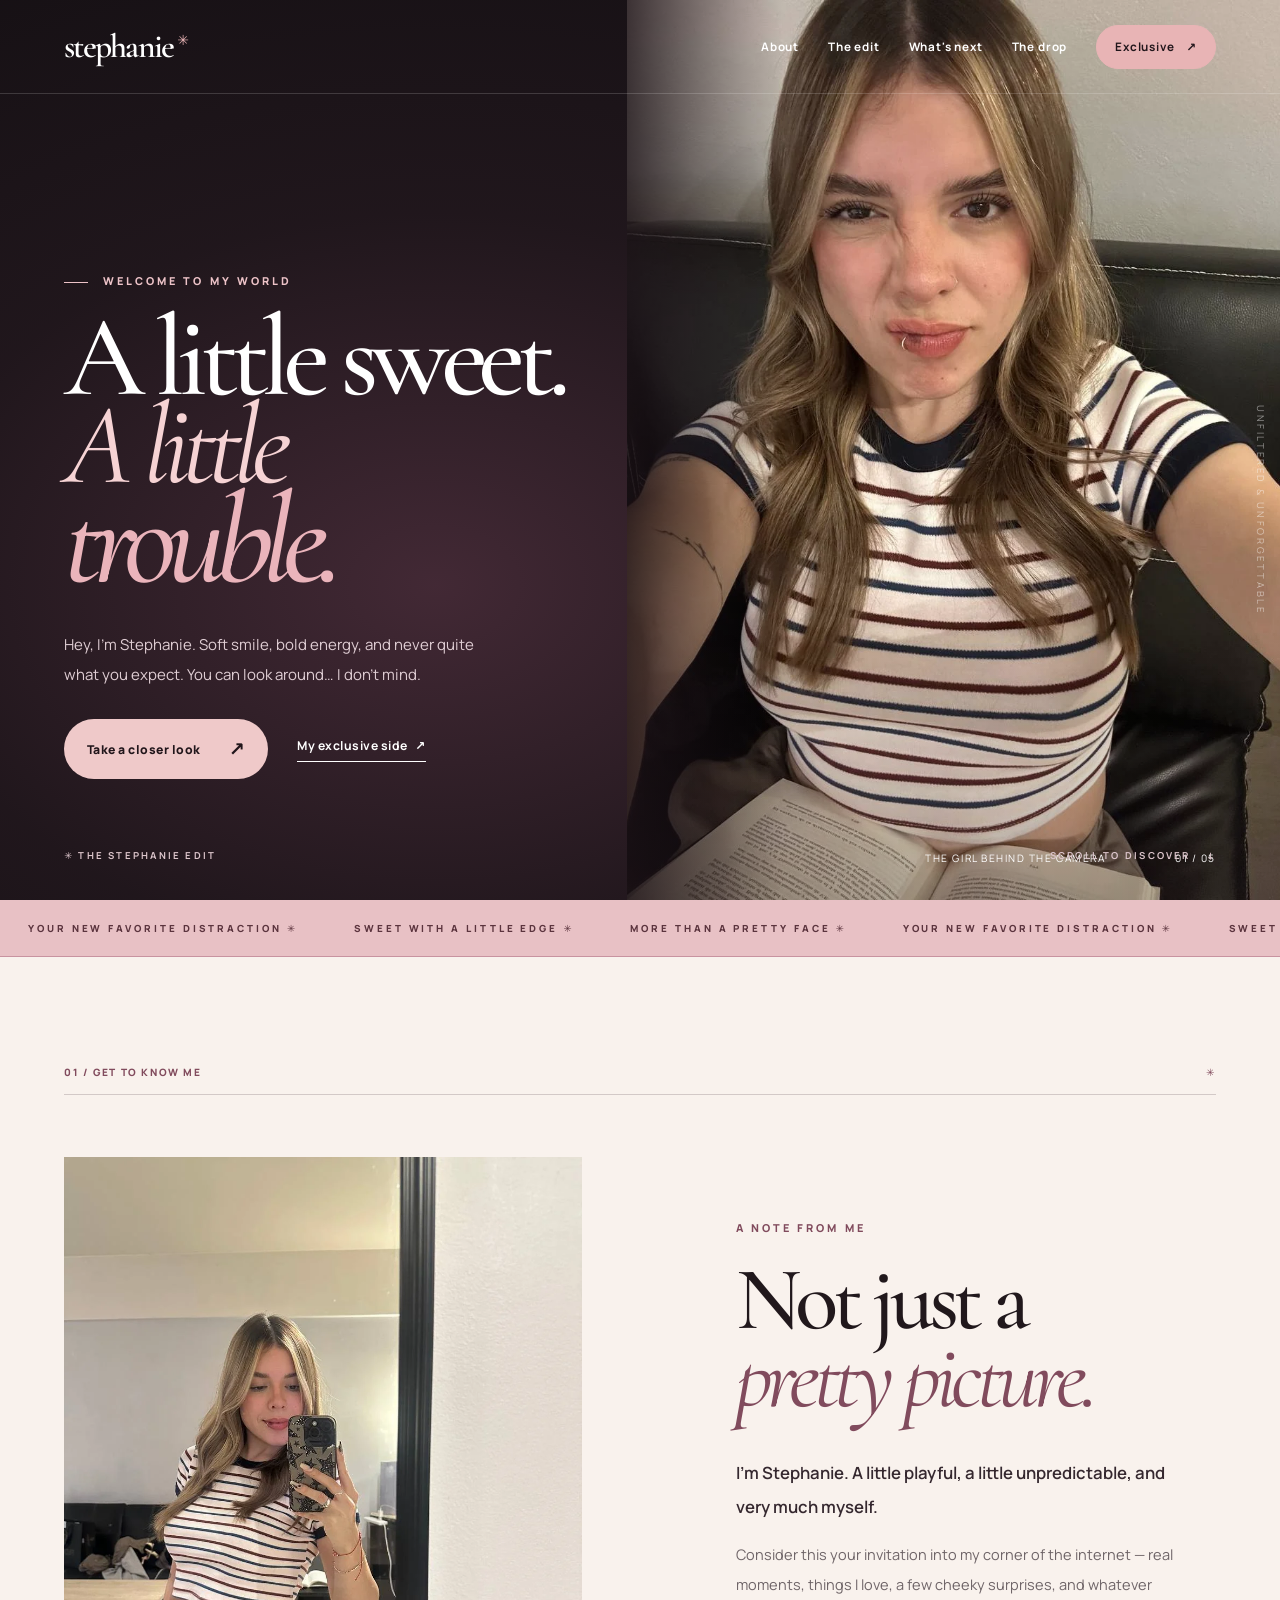
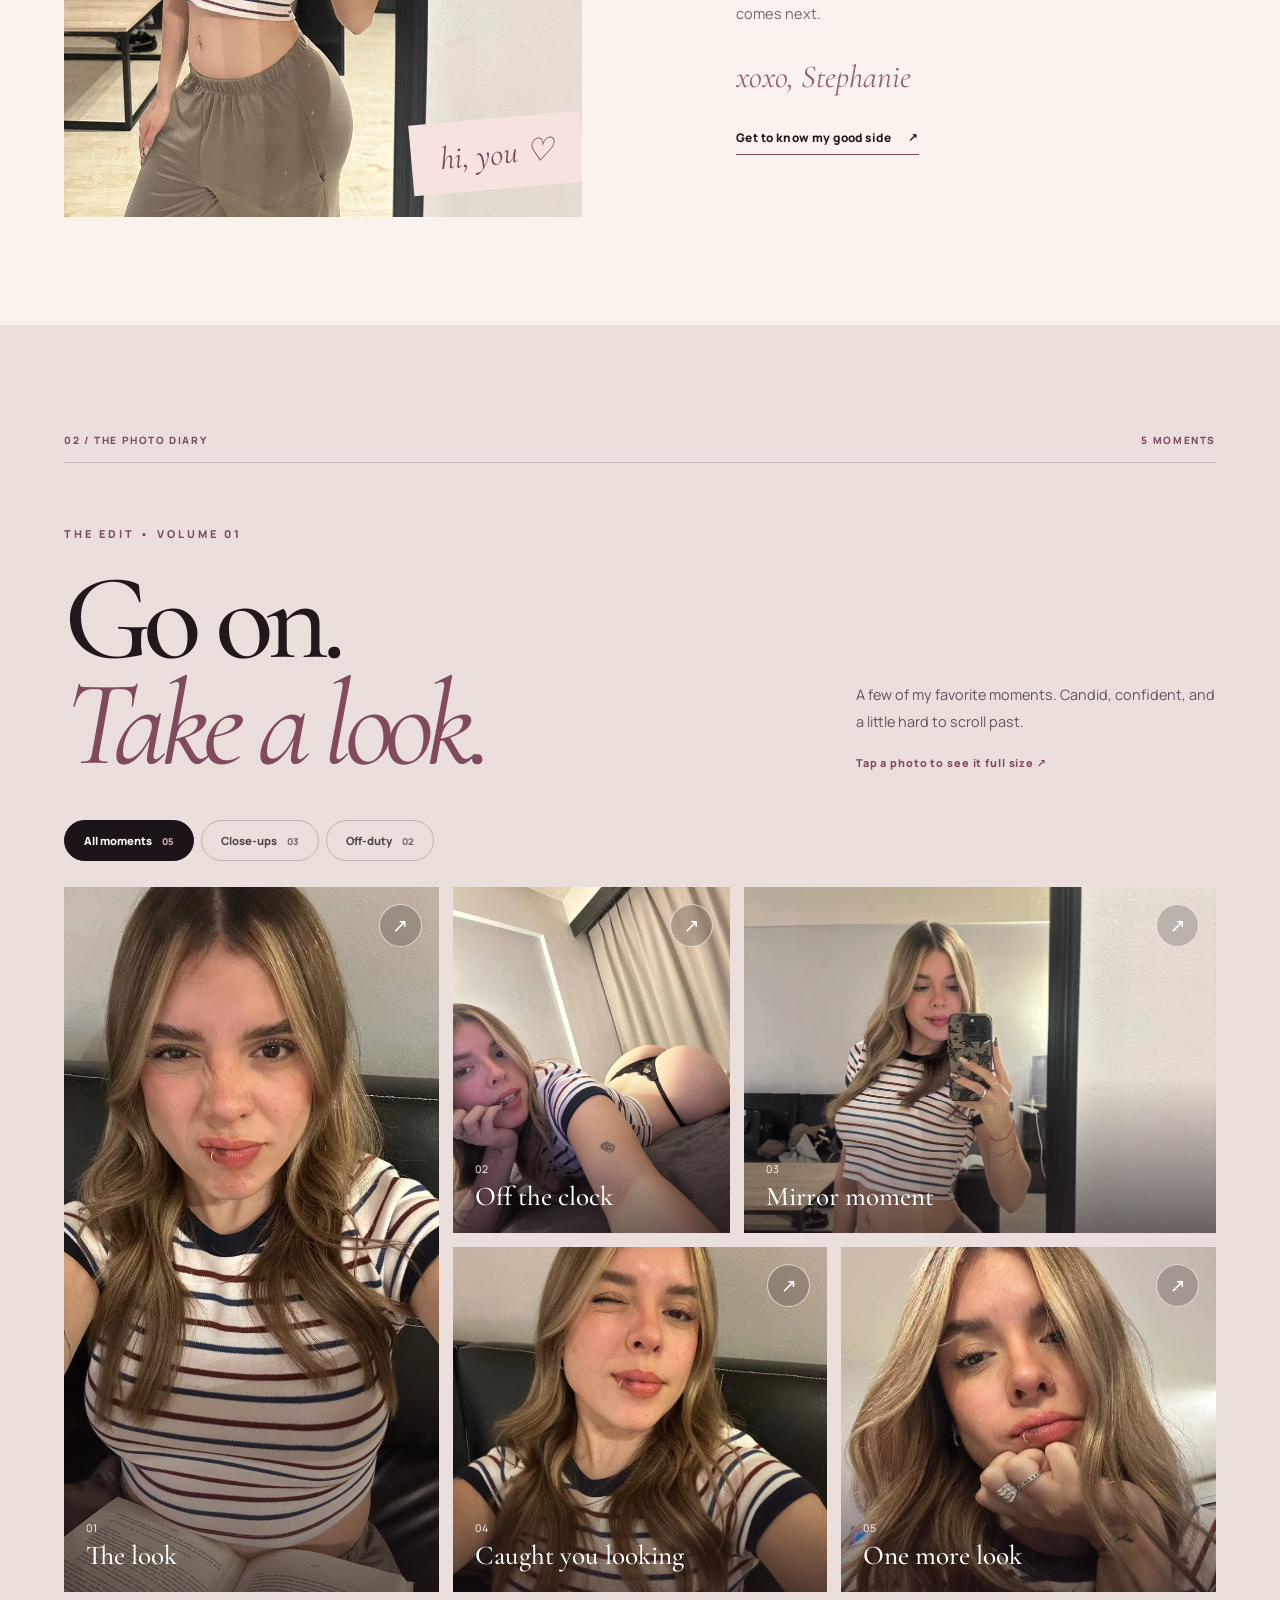
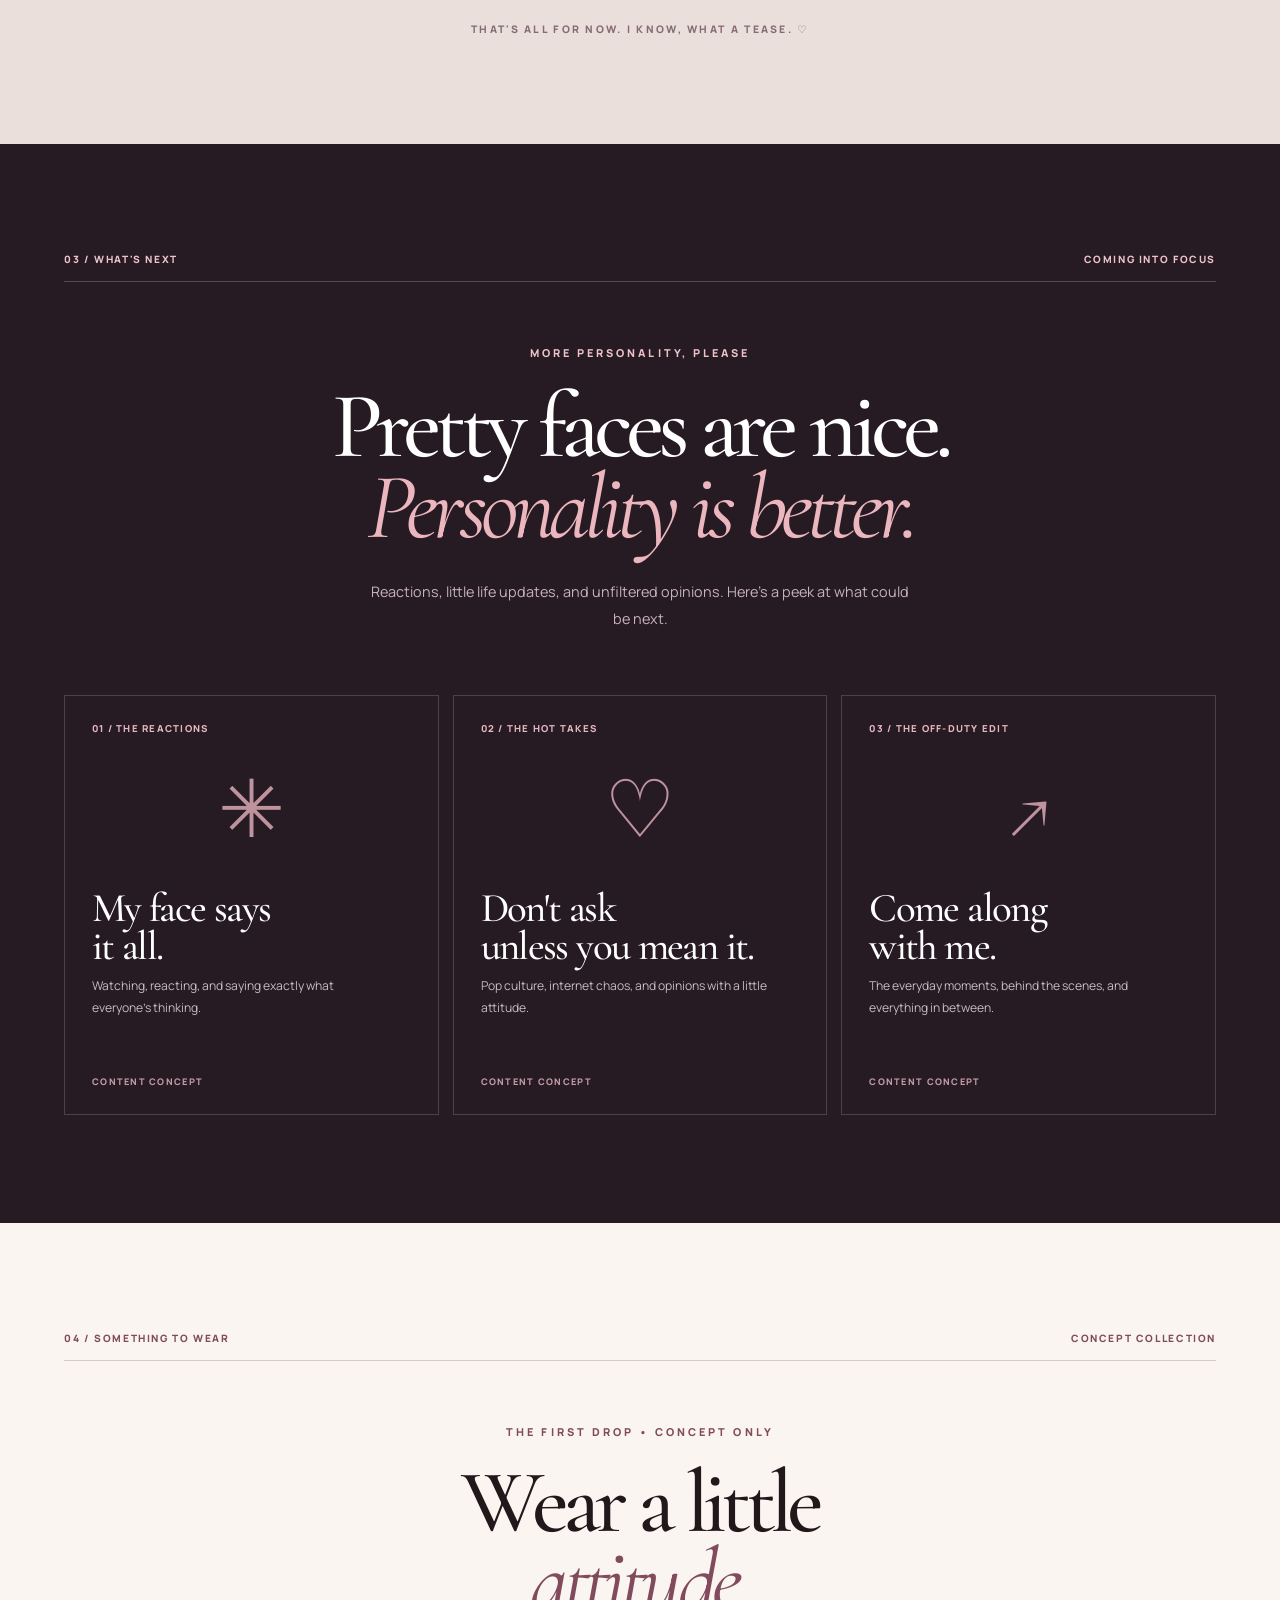
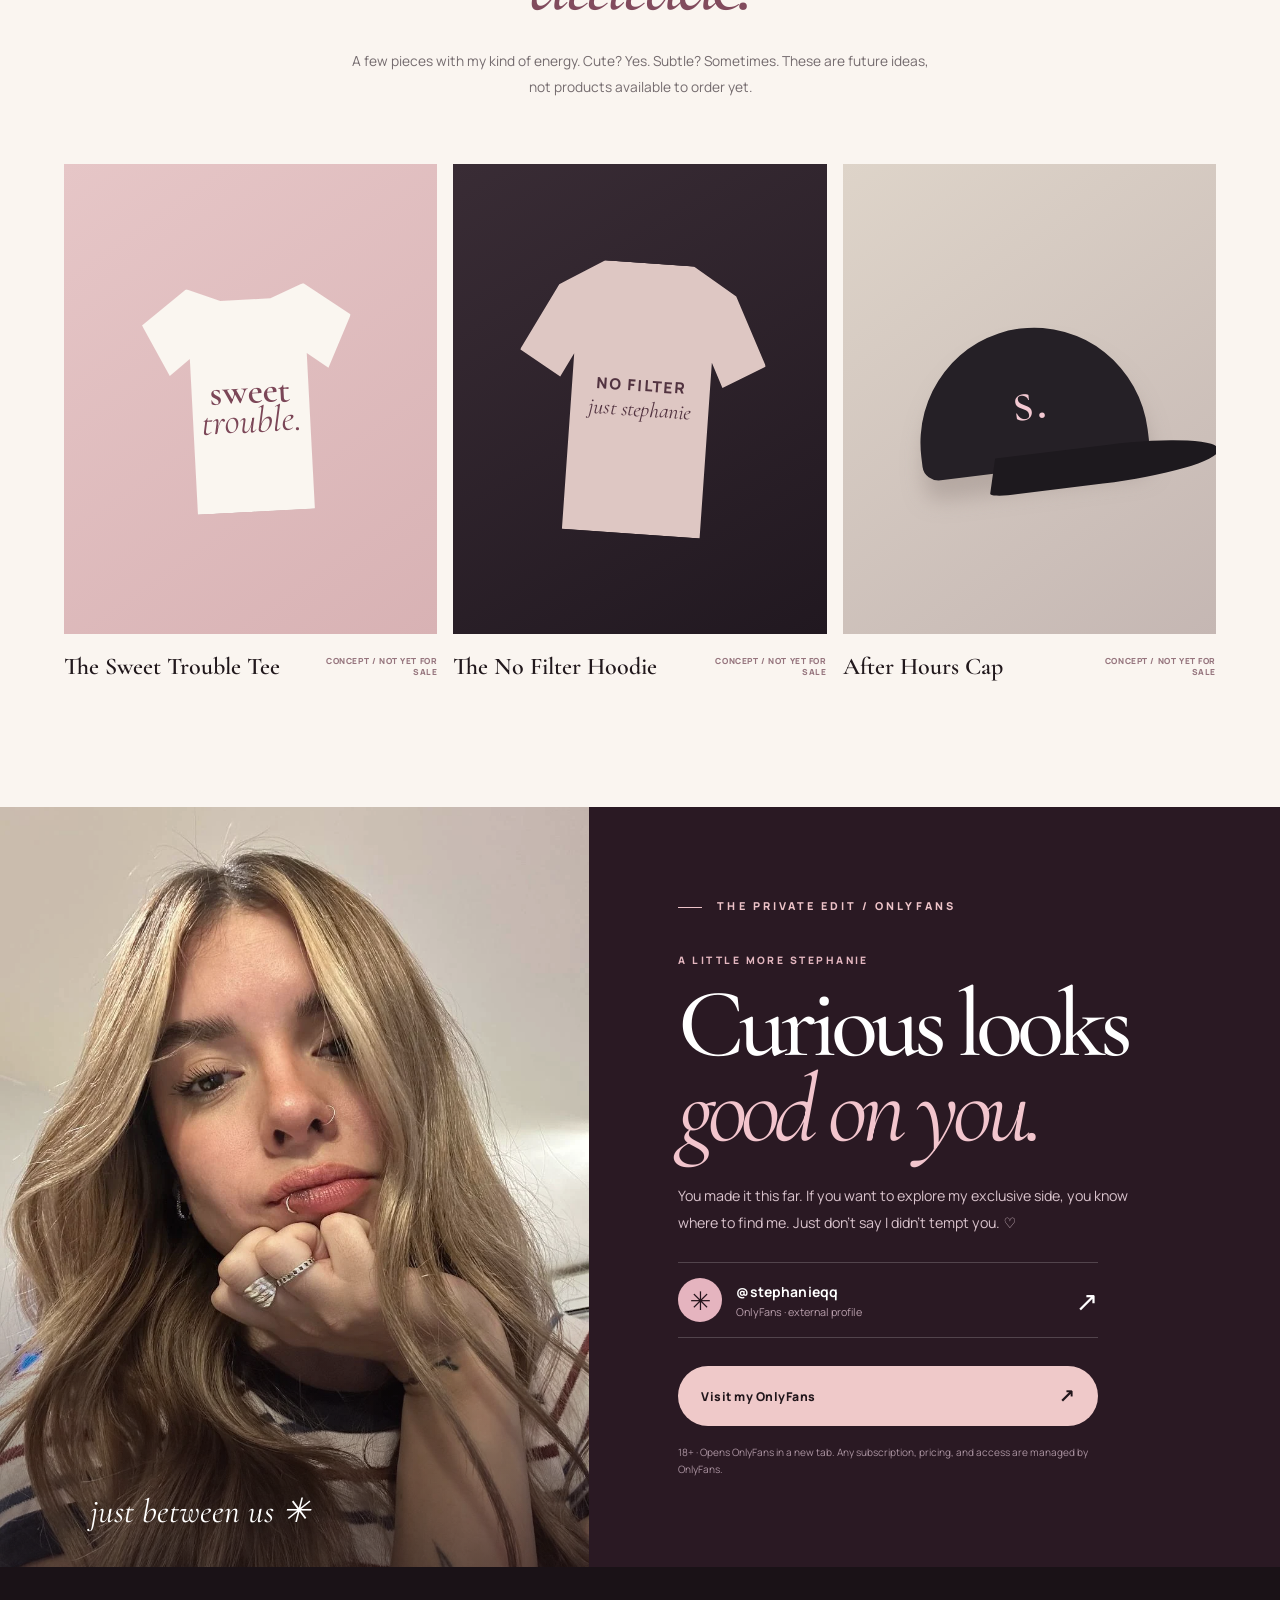
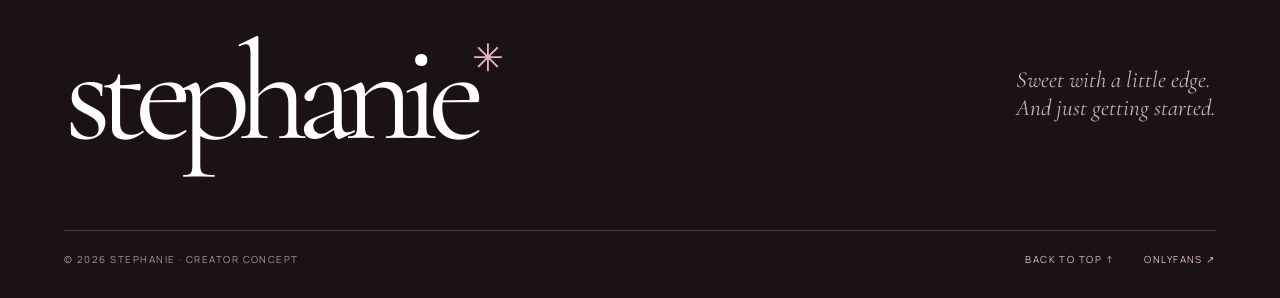
<file: index.html>
<!doctype html>
<html lang="en">
<head>
  <meta charset="utf-8">
  <meta name="viewport" content="width=device-width, initial-scale=1, viewport-fit=cover">
  <meta name="theme-color" content="#1c1418">
  <meta name="robots" content="noindex,nofollow,noimageindex">
  <meta name="description" content="Step into Stephanie's world: personal moments, a playful photo diary, creator concepts, and her exclusive OnlyFans page.">
  <meta property="og:title" content="Stephanie | A little sweet. A little trouble.">
  <meta property="og:description" content="More personality. More moments. More Stephanie.">
  <meta property="og:type" content="website">
  <meta property="og:image" content="https://yuvalsigura.github.io/assets/stephanie-1.webp">
  <meta name="color-scheme" content="dark light">
  <title>Stephanie — A little sweet. A little trouble.</title>
  <link rel="preconnect" href="https://fonts.googleapis.com">
  <link rel="preconnect" href="https://fonts.gstatic.com" crossorigin>
  <link href="https://fonts.googleapis.com/css2?family=Cormorant+Garamond:ital,wght@0,400;0,500;0,600;1,400;1,500;1,600&family=Manrope:wght@400;500;600;700;800&display=swap" rel="stylesheet">
  <link rel="preload" href="assets/stephanie-1.webp" as="image" fetchpriority="high">
  <link rel="stylesheet" href="styles.css">
  <script src="script.js" defer></script>
</head>
<body>
  <a class="skip-link" href="#main">Skip to content</a>
  <header class="site-header" id="top">
    <div class="nav-wrap">
      <a class="logo" href="#top" aria-label="Stephanie, back to top">stephanie<span>✳</span></a>
      <button class="menu-toggle" type="button" aria-label="Open navigation" aria-controls="site-nav" aria-expanded="false"><span></span><span></span></button>
      <nav id="site-nav" class="site-nav" aria-label="Main navigation">
        <a href="#about">About</a>
        <a href="#gallery">The edit</a>
        <a href="#watch">What's next</a>
        <a href="#drop">The drop</a>
        <a class="nav-exclusive" href="#exclusive">Exclusive <span aria-hidden="true">↗</span></a>
      </nav>
    </div>
  </header>

  <main id="main">
    <section class="hero" aria-label="Introducing Stephanie">
      <div class="hero-glow" aria-hidden="true"></div>
      <div class="hero-image-frame">
        <img src="assets/stephanie-1.webp" alt="Stephanie in a striped top, looking into the camera" width="960" height="1280" fetchpriority="high">
        <div class="hero-image-note"><span>the girl behind the camera</span><span>01 / 05</span></div>
      </div>
      <div class="hero-inner">
        <div class="hero-copy-block" data-reveal>
          <p class="eyebrow light"><span class="eyebrow-line"></span> WELCOME TO MY WORLD</p>
          <h1>A little sweet.<br><em>A little</em><br><span class="hero-script">trouble.</span></h1>
          <p class="hero-description">Hey, I'm Stephanie. Soft smile, bold energy, and never quite what you expect. You can look around… I don't mind.</p>
          <div class="hero-actions">
            <a class="pill pill-blush" href="#gallery">Take a closer look <span aria-hidden="true">↗</span></a>
            <a class="text-link inverse" href="#exclusive">My exclusive side <span aria-hidden="true">↗</span></a>
          </div>
        </div>
        <div class="hero-bottom"><span>✳  THE STEPHANIE EDIT</span><a href="#about">SCROLL TO DISCOVER <span aria-hidden="true">↓</span></a></div>
      </div>
      <span class="side-word" aria-hidden="true">UNFILTERED & UNFORGETTABLE</span>
    </section>

    <div class="ticker" aria-hidden="true"><div class="ticker-inner"><span>YOUR NEW FAVORITE DISTRACTION ✳</span><span>SWEET WITH A LITTLE EDGE ✳</span><span>MORE THAN A PRETTY FACE ✳</span><span>YOUR NEW FAVORITE DISTRACTION ✳</span><span>SWEET WITH A LITTLE EDGE ✳</span><span>MORE THAN A PRETTY FACE ✳</span></div></div>

    <section class="section about-section" id="about">
      <div class="section-label"><span>01 / GET TO KNOW ME</span><span>✳</span></div>
      <div class="about-layout">
        <div class="about-visual" data-reveal><img src="assets/stephanie-3.webp" alt="Stephanie taking a mirror selfie" width="960" height="1280" loading="lazy"><span class="photo-sticker">hi, you ♡</span></div>
        <div class="about-text" data-reveal>
          <p class="eyebrow">A NOTE FROM ME</p>
          <h2>Not just a<br><em>pretty picture.</em></h2>
          <p class="large-prose">I'm Stephanie. A little playful, a little unpredictable, and very much myself.</p>
          <p>Consider this your invitation into my corner of the internet — real moments, things I love, a few cheeky surprises, and whatever comes next.</p>
          <p class="signature">xoxo, Stephanie</p>
          <a class="underlined-link" href="#gallery">Get to know my good side <span aria-hidden="true">↗</span></a>
        </div>
      </div>
    </section>

    <section class="section gallery-section" id="gallery">
      <div class="section-label"><span>02 / THE PHOTO DIARY</span><span>5 MOMENTS</span></div>
      <div class="gallery-heading" data-reveal>
        <div><p class="eyebrow">THE EDIT • VOLUME 01</p><h2>Go on.<br><em>Take a look.</em></h2></div>
        <div class="gallery-intro"><p>A few of my favorite moments. Candid, confident, and a little hard to scroll past.</p><span>Tap a photo to see it full size ↗</span></div>
      </div>
      <div class="gallery-filters" role="group" aria-label="Filter gallery photos">
        <button type="button" class="gallery-filter is-active" data-filter="all" aria-pressed="true">All moments <span>05</span></button>
        <button type="button" class="gallery-filter" data-filter="portrait" aria-pressed="false">Close-ups <span>03</span></button>
        <button type="button" class="gallery-filter" data-filter="lifestyle" aria-pressed="false">Off-duty <span>02</span></button>
      </div>
      <div class="gallery-grid" id="gallery-grid">
        <button type="button" class="gallery-tile tile-1" data-category="portrait" data-caption="The look" data-index="0" aria-label="Open photo 1: The look"><img src="assets/stephanie-1.webp" width="960" height="1280" alt="Stephanie looking at the camera in a striped shirt" loading="lazy"><span class="tile-gradient"></span><span class="tile-label">01 <strong>The look</strong></span><span class="tile-icon" aria-hidden="true">↗</span></button>
        <button type="button" class="gallery-tile tile-2" data-category="lifestyle" data-caption="Off the clock" data-index="1" aria-label="Open photo 2: Off the clock"><img src="assets/stephanie-2.webp" width="960" height="1280" alt="Stephanie relaxing at home in a casual moment" loading="lazy"><span class="tile-gradient"></span><span class="tile-label">02 <strong>Off the clock</strong></span><span class="tile-icon" aria-hidden="true">↗</span></button>
        <button type="button" class="gallery-tile tile-3" data-category="lifestyle" data-caption="Mirror moment" data-index="2" aria-label="Open photo 3: Mirror moment"><img src="assets/stephanie-3.webp" width="960" height="1280" alt="Stephanie posing for a mirror selfie" loading="lazy"><span class="tile-gradient"></span><span class="tile-label">03 <strong>Mirror moment</strong></span><span class="tile-icon" aria-hidden="true">↗</span></button>
        <button type="button" class="gallery-tile tile-4" data-category="portrait" data-caption="Caught you looking" data-index="3" aria-label="Open photo 4: Caught you looking"><img src="assets/stephanie-4.webp" width="960" height="1280" alt="Stephanie winking in a playful selfie" loading="lazy"><span class="tile-gradient"></span><span class="tile-label">04 <strong>Caught you looking</strong></span><span class="tile-icon" aria-hidden="true">↗</span></button>
        <button type="button" class="gallery-tile tile-5" data-category="portrait" data-caption="One more look" data-index="4" aria-label="Open photo 5: One more look"><img src="assets/stephanie-5.webp" width="959" height="1280" alt="Stephanie resting her chin on her hand" loading="lazy"><span class="tile-gradient"></span><span class="tile-label">05 <strong>One more look</strong></span><span class="tile-icon" aria-hidden="true">↗</span></button>
      </div>
      <p class="gallery-footnote">THAT'S ALL FOR NOW. I KNOW, WHAT A TEASE. ♡</p>
    </section>

    <section class="section next-section" id="watch">
      <div class="section-label inverted"><span>03 / WHAT'S NEXT</span><span>COMING INTO FOCUS</span></div>
      <div class="next-head" data-reveal><p class="eyebrow light">MORE PERSONALITY, PLEASE</p><h2>Pretty faces are nice.<br><em>Personality is better.</em></h2><p>Reactions, little life updates, and unfiltered opinions. Here's a peek at what could be next.</p></div>
      <div class="next-cards">
        <article class="next-card" data-reveal><span class="next-no">01 / THE REACTIONS</span><div class="next-illustration">✳</div><h3>My face says<br>it all.</h3><p>Watching, reacting, and saying exactly what everyone's thinking.</p><span class="concept-tag">CONTENT CONCEPT</span></article>
        <article class="next-card" data-reveal><span class="next-no">02 / THE HOT TAKES</span><div class="next-illustration">♡</div><h3>Don't ask<br>unless you mean it.</h3><p>Pop culture, internet chaos, and opinions with a little attitude.</p><span class="concept-tag">CONTENT CONCEPT</span></article>
        <article class="next-card" data-reveal><span class="next-no">03 / THE OFF-DUTY EDIT</span><div class="next-illustration">↗</div><h3>Come along<br>with me.</h3><p>The everyday moments, behind the scenes, and everything in between.</p><span class="concept-tag">CONTENT CONCEPT</span></article>
      </div>
    </section>

    <section class="section drop-section" id="drop">
      <div class="section-label"><span>04 / SOMETHING TO WEAR</span><span>CONCEPT COLLECTION</span></div>
      <div class="drop-intro" data-reveal><p class="eyebrow">THE FIRST DROP • CONCEPT ONLY</p><h2>Wear a little<br><em>attitude.</em></h2><p>A few pieces with my kind of energy. Cute? Yes. Subtle? Sometimes. These are future ideas, not products available to order yet.</p></div>
      <div class="drop-items">
        <article class="drop-item" data-reveal><div class="drop-art drop-one"><div class="tee-mockup"><span>sweet<br><i>trouble.</i></span></div></div><div class="drop-details"><h3>The Sweet Trouble Tee</h3><span>CONCEPT / NOT YET FOR SALE</span></div></article>
        <article class="drop-item" data-reveal><div class="drop-art drop-two"><div class="hoodie-mockup"><span>NO FILTER<br><small>just stephanie</small></span></div></div><div class="drop-details"><h3>The No Filter Hoodie</h3><span>CONCEPT / NOT YET FOR SALE</span></div></article>
        <article class="drop-item" data-reveal><div class="drop-art drop-three"><div class="hat-mockup"><span>s.</span></div></div><div class="drop-details"><h3>After Hours Cap</h3><span>CONCEPT / NOT YET FOR SALE</span></div></article>
      </div>
    </section>

    <section class="exclusive-section" id="exclusive" aria-labelledby="exclusive-title">
      <div class="exclusive-visual"><img src="assets/stephanie-5.webp" width="959" height="1280" alt="Portrait of Stephanie" loading="lazy"><span class="exclusive-photo-type">just between us ✳</span></div>
      <div class="exclusive-content" data-reveal>
        <div class="eyebrow light"><span class="eyebrow-line"></span> THE PRIVATE EDIT / ONLYFANS</div>
        <p class="exclusive-overline">A LITTLE MORE STEPHANIE</p>
        <h2 id="exclusive-title">Curious looks<br><em>good on you.</em></h2>
        <p>You made it this far. If you want to explore my exclusive side, you know where to find me. Just don't say I didn't tempt you. ♡</p>
        <div class="exclusive-profile"><span class="of-mark" aria-hidden="true">✳</span><span><strong>@stephanieqq</strong><small>OnlyFans · external profile</small></span><span class="exclusive-arrow" aria-hidden="true">↗</span></div>
        <a class="pill pill-blush exclusive-button" href="https://onlyfans.com/stephanieqq/c12" target="_blank" rel="noopener noreferrer">Visit my OnlyFans <span aria-hidden="true">↗</span></a>
        <p class="exclusive-fineprint">18+ · Opens OnlyFans in a new tab. Any subscription, pricing, and access are managed by OnlyFans.</p>
      </div>
    </section>
  </main>

  <footer class="footer">
    <div class="footer-top"><span class="footer-mark">stephanie<span>✳</span></span><p>Sweet with a little edge.<br>And just getting started.</p></div>
    <div class="footer-bottom"><span>© <span id="year">2026</span> STEPHANIE · CREATOR CONCEPT</span><div><a href="#top">BACK TO TOP ↑</a><a href="https://onlyfans.com/stephanieqq/c12" target="_blank" rel="noopener noreferrer">ONLYFANS ↗</a></div></div>
  </footer>

  <div class="lightbox" id="lightbox" role="dialog" aria-modal="true" aria-label="Photo gallery viewer" aria-hidden="true" hidden>
    <div class="lightbox-backdrop" data-lightbox-close></div>
    <div class="lightbox-shell">
      <div class="lightbox-header"><span>THE STEPHANIE EDIT <span class="lightbox-count" id="lightbox-count">01 / 05</span></span><button type="button" class="lightbox-close" data-lightbox-close aria-label="Close gallery">✕</button></div>
      <div class="lightbox-main"><button type="button" class="lightbox-nav lightbox-prev" aria-label="Previous photo">←</button><img id="lightbox-image" src="assets/stephanie-1.webp" alt=""><button type="button" class="lightbox-nav lightbox-next" aria-label="Next photo">→</button></div>
      <div class="lightbox-footer"><span id="lightbox-caption">The look</span><span>SWIPE OR USE ARROWS</span></div>
    </div>
  </div>
</body>
</html>
</file>
<file: styles.css>
:root{--ink:#21181c;--dark:#1c1418;--dark2:#281c23;--cream:#fbf4ef;--blush:#f3ddd9;--pink:#e8b4b5;--rose:#b77583;--wine:#814b5d;--text:#383035;--muted:#746b6e;--line:rgba(62,36,45,.2);--serif:'Cormorant Garamond',Georgia,serif;--sans:'Manrope',system-ui,sans-serif}
*,*::before,*::after{box-sizing:border-box}
html{scroll-behavior:smooth;scroll-padding-top:80px}
body{margin:0;background:var(--cream);color:var(--ink);font-family:var(--sans);-webkit-font-smoothing:antialiased;overflow-x:hidden}
a{color:inherit}
img{display:block;max-width:100%}
button{font:inherit;cursor:pointer}
:focus-visible{outline:2px solid #f1b5c0;outline-offset:4px}
::selection{background:#e9bfc6;color:#231317}
.skip-link{position:fixed;top:-80px;left:20px;z-index:120;background:#fff;padding:14px;color:#111}.skip-link:focus{top:12px}
.site-header{position:absolute;z-index:40;top:0;left:0;right:0;color:#fff}
.nav-wrap{width:min(1440px,100%);height:94px;margin:auto;display:flex;align-items:center;justify-content:space-between;padding:0 5vw;border-bottom:1px solid rgba(255,255,255,.16)}
.logo{font-family:var(--serif);font-size:2.1rem;font-weight:600;text-decoration:none;letter-spacing:-.052em;line-height:1}.logo>span{font-family:var(--sans);color:var(--pink);font-size:.87rem;vertical-align:super;margin-left:4px}
.site-nav{display:flex;align-items:center;gap:29px}.site-nav>a{font-size:.73rem;font-weight:700;letter-spacing:.07em;text-decoration:none;transition:color .22s}.site-nav>a:hover{color:var(--pink)}
.site-nav>a.nav-exclusive{padding:13px 18px;background:var(--pink);border:1px solid var(--pink);border-radius:30px;color:#21161b}.site-nav>a.nav-exclusive:hover{background:#fff;border-color:#fff;color:#21161b}.nav-exclusive span{margin-left:9px}
.menu-toggle{display:none;align-items:center;justify-content:center;flex-direction:column;gap:6px;background:transparent;border:1px solid rgba(255,255,255,.5);width:44px;height:44px;border-radius:50%;color:#fff}.menu-toggle span{width:17px;height:1px;background:#fff;transition:transform .2s}
.eyebrow{font-size:.68rem;line-height:1.6;letter-spacing:.28em;text-transform:uppercase;color:var(--wine);font-weight:800;margin:0 0 24px}.eyebrow.light{color:#edc3c8}.eyebrow-line{display:inline-block;width:24px;height:1px;background:currentColor;vertical-align:middle;margin-right:10px}
.hero{position:relative;min-height:780px;height:min(900px,100svh);background:var(--dark);color:#fff;overflow:hidden}.hero-glow{position:absolute;inset:0;background:radial-gradient(ellipse at 34% 65%,#4c2e3c 0%,#21171d 45%,#151014 80%);opacity:.8}
.hero-image-frame{position:absolute;top:0;bottom:0;right:0;width:51%;overflow:hidden}.hero-image-frame::after{content:'';position:absolute;inset:0;background:linear-gradient(90deg,rgba(26,17,22,.8),rgba(26,17,22,0) 24%),linear-gradient(0deg,rgba(26,17,22,.35),transparent 30%)}
.hero-image-frame img{width:100%;height:100%;object-fit:cover;object-position:center 39%;filter:saturate(.91)}
.hero-image-note{position:absolute;z-index:2;bottom:35px;right:5vw;display:flex;gap:70px;color:#fff;font-size:.64rem;letter-spacing:.15em;text-transform:uppercase;align-items:center}
.hero-inner{position:relative;z-index:3;max-width:1440px;margin:0 auto;height:100%;display:flex;flex-direction:column;justify-content:flex-end;padding:170px 5vw 38px}
.hero-copy-block{max-width:720px;padding-bottom:70px}.hero h1{font-family:var(--serif);font-size:clamp(5rem,9vw,10rem);line-height:.77;font-weight:500;letter-spacing:-.072em;margin:0 0 40px;text-wrap:balance}.hero h1 em{font-weight:400;color:#f6d3d4}.hero-script{font-style:italic;font-size:1.12em;color:#eab4bb;letter-spacing:-.08em}
.hero-description{width:min(440px,93%);font-size:.94rem;line-height:1.95;color:#e0ced4;margin:0}
.hero-actions{margin-top:30px;display:flex;align-items:center;gap:29px;flex-wrap:wrap}
.pill{display:inline-flex;align-items:center;justify-content:space-between;gap:28px;padding:17px 23px;border-radius:100px;min-height:57px;text-decoration:none;font-size:.76rem;font-weight:800;letter-spacing:.04em;transition:background .25s,transform .25s}.pill:hover{transform:translateY(-3px)}.pill-blush{background:#efc9c9;color:#21161b}.pill-blush:hover{background:#fff}.pill span{font-size:1.2rem}
.text-link{font-size:.76rem;text-decoration:none;border-bottom:1px solid currentColor;padding-bottom:7px;font-weight:700;letter-spacing:.04em}.text-link span{margin-left:5px}.text-link.inverse{color:#fff}
.hero-bottom{display:flex;align-items:center;justify-content:space-between;color:#dcc5cb;font-size:.6rem;letter-spacing:.23em;font-weight:700}.hero-bottom a{text-decoration:none}.hero-bottom a span{margin-left:12px}.side-word{position:absolute;right:13px;top:45%;writing-mode:vertical-rl;font-size:.6rem;letter-spacing:.27em;color:rgba(255,255,255,.5);z-index:3}
.ticker{height:57px;overflow:hidden;background:#e8c1c5;border-bottom:1px solid #c893a0;display:flex;align-items:center}.ticker-inner{display:flex;white-space:nowrap;width:max-content;animation:marquee 38s linear infinite}.ticker-inner span{padding:0 28px;font-size:.61rem;letter-spacing:.3em;font-weight:800;color:#5b343e}@keyframes marquee{to{transform:translateX(-50%)}}
.section{padding:108px 5vw}.section-label{display:flex;justify-content:space-between;align-items:center;gap:20px;border-bottom:1px solid var(--line);padding-bottom:15px;font-size:.63rem;letter-spacing:.16em;color:var(--wine);font-weight:800;margin-bottom:62px}.section-label.inverted{color:#efc3cb;border-bottom-color:rgba(255,255,255,.21)}
h2{font-family:var(--serif);font-weight:500;font-size:clamp(4.2rem,7vw,8rem);line-height:.87;letter-spacing:-.063em;margin:0}h2 em{font-weight:400;color:var(--wine)}
.about-section{background:#f9f2ed}.about-layout{display:grid;grid-template-columns:45% 1fr;gap:min(12vw,170px);max-width:1370px;margin:auto;align-items:center}.about-visual{position:relative;height:min(660px,64vw);min-height:470px;background:#d5bcb9;overflow:hidden}.about-visual img{width:100%;height:100%;object-fit:cover;object-position:center 35%}.photo-sticker{position:absolute;right:-1px;bottom:28px;background:#f6e3e0;color:#774957;padding:16px 29px;transform:rotate(-5deg);font-family:var(--serif);font-size:2rem;font-style:italic}
.about-text{padding-right:20px}.about-text h2{margin-bottom:40px}.about-text p:not(.eyebrow):not(.signature){font-size:.91rem;line-height:2;max-width:550px;color:#6f6568}.about-text p.large-prose{color:#35282f!important;font-weight:600;font-size:1.05rem!important}.signature{font-family:var(--serif);font-size:2rem;font-style:italic;color:#98616f;margin:29px 0}.underlined-link{display:inline-block;text-decoration:none;border-bottom:1px solid var(--wine);padding-bottom:8px;font-size:.74rem;font-weight:800;letter-spacing:.035em}.underlined-link span{margin-left:15px}
.gallery-section{background:#eadfda}.gallery-heading{display:flex;align-items:end;justify-content:space-between;gap:70px;margin:0 auto 42px;max-width:1420px}.gallery-heading h2{font-size:clamp(5.3rem,9.5vw,10.4rem)}.gallery-intro{max-width:360px;margin-bottom:6px}.gallery-intro p{color:#62545a;line-height:1.9;font-size:.9rem}.gallery-intro span{font-size:.68rem;color:var(--wine);font-weight:800;letter-spacing:.08em}
.gallery-filters{display:flex;gap:7px;flex-wrap:wrap;margin-bottom:26px}.gallery-filter{border:1px solid rgba(75,44,52,.25);border-radius:50px;padding:12px 19px;background:transparent;color:#55464d;font-size:.7rem;font-weight:800;transition:.2s}.gallery-filter span{font-size:.59rem;color:#7c646c;margin-left:8px}.gallery-filter:hover,.gallery-filter.is-active{background:var(--dark);border-color:var(--dark);color:#fff}.gallery-filter:hover span,.gallery-filter.is-active span{color:#d9b4bc}
.gallery-grid{display:grid;grid-template-columns:repeat(12,minmax(0,1fr));grid-template-rows:repeat(2,clamp(230px,27vw,400px));gap:14px}.gallery-tile{border:none;padding:0;text-align:left;position:relative;overflow:hidden;background:#a78f93;min-width:0;min-height:0;color:#fff;isolation:isolate}.gallery-tile[hidden]{display:none!important}.gallery-tile img{height:100%;width:100%;object-fit:cover;transition:transform .75s cubic-bezier(.2,.75,.2,1),filter .5s}.gallery-tile:hover img{transform:scale(1.055);filter:saturate(1.08)}
.tile-1{grid-column:1/5;grid-row:1/3}.tile-2{grid-column:5/8;grid-row:1/2}.tile-3{grid-column:8/13;grid-row:1/2}.tile-4{grid-column:5/9;grid-row:2/3}.tile-5{grid-column:9/13;grid-row:2/3}.tile-1 img{object-position:50% 30%}.tile-2 img{object-position:center 60%}.tile-3 img{object-position:center 42%}.tile-4 img{object-position:center 24%}.tile-5 img{object-position:center 45%}
.tile-gradient{position:absolute;inset:0;background:linear-gradient(0deg,rgba(25,16,20,.75),transparent 45%);opacity:.82;transition:opacity .3s}.gallery-tile:hover .tile-gradient{opacity:1}.tile-label{position:absolute;left:22px;bottom:20px;font-size:.66rem;letter-spacing:.11em}.tile-label strong{display:block;font-family:var(--serif);font-size:1.7rem;font-weight:500;letter-spacing:0;margin-top:4px}.tile-icon{position:absolute;right:17px;top:17px;width:43px;height:43px;border:1px solid rgba(255,255,255,.66);background:rgba(25,17,20,.2);backdrop-filter:blur(9px);border-radius:50%;display:grid;place-items:center;font-size:1.2rem;transition:background .2s}.gallery-tile:hover .tile-icon{background:rgba(25,17,20,.7)}
/* Filtered photographs flow naturally rather than leaving holes in the grid. */
.gallery-grid:has(.gallery-tile[hidden]){grid-template-rows:auto;grid-template-columns:repeat(auto-fit,minmax(min(100%,250px),1fr));align-items:start}.gallery-grid:has(.gallery-tile[hidden]) .gallery-tile:not([hidden]){grid-column:auto;grid-row:auto;aspect-ratio:3/4}
.gallery-footnote{text-align:center;margin:30px 0 0;font-size:.65rem;letter-spacing:.22em;color:#866b75;font-weight:800}
.next-section{background:#261b22;color:#fff}.next-head{max-width:940px;margin:0 auto 62px;text-align:center}.next-head h2{font-size:clamp(4rem,7.3vw,8rem)}.next-head h2 em{color:#ecb6bf}.next-head>p:last-child{max-width:550px;margin:30px auto 0;font-size:.9rem;line-height:1.9;color:#c9b2bc}.next-cards{display:grid;grid-template-columns:repeat(3,minmax(0,1fr));gap:14px;max-width:1390px;margin:auto}.next-card{min-height:420px;padding:26px 27px 26px;border:1px solid rgba(255,255,255,.17);position:relative;display:flex;flex-direction:column;transition:background .3s,transform .3s}.next-card:hover{background:#35242e;transform:translateY(-4px)}.next-no{color:#e6b6c0;font-weight:800;letter-spacing:.13em;font-size:.6rem}.next-illustration{font-family:var(--serif);font-size:5rem;line-height:1;margin:auto;opacity:.8;color:#e6b2bd}.next-card h3{font-family:var(--serif);font-size:2.55rem;font-weight:500;letter-spacing:-.04em;line-height:.94;margin:0 0 10px}.next-card p{font-size:.76rem;line-height:1.8;color:#c9b9c0;margin:0 0 19px;max-width:300px}.concept-tag{font-size:.57rem;letter-spacing:.14em;color:#c39aa4;font-weight:800;margin-top:auto}
.drop-section{background:#faf5f0}.drop-intro{text-align:center;max-width:740px;margin:0 auto 65px}.drop-intro h2 em{color:var(--wine)}.drop-intro>p:last-child{font-size:.86rem;line-height:1.85;color:var(--muted);max-width:580px;margin:28px auto 0}.drop-items{max-width:1380px;margin:auto;display:grid;grid-template-columns:repeat(3,minmax(0,1fr));gap:16px}.drop-art{height:clamp(310px,37vw,470px);display:grid;place-items:center;overflow:hidden;position:relative}.drop-one{background:linear-gradient(145deg,#e6c6c7,#d8b2b4)}.drop-two{background:linear-gradient(150deg,#392c35,#211820)}.drop-three{background:linear-gradient(145deg,#ded4c9,#c5b7b3)}.tee-mockup{width:56%;aspect-ratio:1/1.08;position:relative;background:#faf6f0;box-shadow:15px 16px 28px rgba(62,32,42,.17);clip-path:polygon(22% 0,38% 6%,62% 6%,78% 0,100% 15%,88% 38%,78% 31%,78% 100%,22% 100%,22% 31%,12% 38%,0 15%);display:grid;place-items:center;transform:rotate(-3deg)}.tee-mockup span{text-align:center;font-size:clamp(1.3rem,2.9vw,3rem);font-family:var(--serif);font-weight:600;line-height:.78;color:#7b4657;margin-top:16px}.tee-mockup i{font-weight:400}.hoodie-mockup{width:66%;aspect-ratio:1/1.1;clip-path:polygon(32% 0,68% 0,86% 10%,100% 35%,83% 44%,78% 35%,78% 100%,22% 100%,22% 35%,17% 44%,0 35%,14% 10%);background:#dec7c3;box-shadow:0 20px 22px #150c15;display:grid;place-items:center;transform:rotate(4deg)}.hoodie-mockup span{font-family:var(--sans);font-size:clamp(.7rem,1.2vw,1.1rem);font-weight:800;letter-spacing:.12em;text-align:center;color:#523340}.hoodie-mockup small{display:block;font-family:var(--serif);font-size:1.4em;font-weight:400;font-style:italic;letter-spacing:0}.hat-mockup{position:relative;width:61%;height:30%;max-width:270px;background:#252026;border-radius:55% 55% 8% 8%/90% 90% 12% 12%;box-shadow:0 20px 20px #9e918b88;display:grid;place-items:center;transform:rotate(-7deg)}.hat-mockup:after{content:'';position:absolute;bottom:-23px;left:30%;width:100%;height:38px;border-radius:0 100% 100% 20%;background:#1d191e;transform:skewX(-15deg)}.hat-mockup span{color:#f3c9d2;font-family:var(--serif);font-size:4rem;z-index:1}.drop-details{display:flex;justify-content:space-between;align-items:center;gap:12px;padding:18px 0}.drop-details h3{font-family:var(--serif);font-size:1.5rem;font-weight:600;margin:0}.drop-details span{color:#96757e;letter-spacing:.07em;font-weight:800;font-size:.52rem;text-align:right;max-width:120px}
.exclusive-section{background:#2a1923;display:grid;grid-template-columns:46% 54%;min-height:710px;color:#fff}.exclusive-visual{position:relative;overflow:hidden;background:#bc9da4;min-height:580px}.exclusive-visual img{width:100%;height:100%;object-fit:cover;object-position:center 43%;position:absolute;inset:0;filter:saturate(.88)}.exclusive-visual::after{content:'';position:absolute;inset:0;background:linear-gradient(0deg,rgba(21,14,19,.58),transparent 44%)}.exclusive-photo-type{position:absolute;bottom:35px;left:7vw;font-family:var(--serif);font-size:2.1rem;font-style:italic;z-index:2}.exclusive-content{padding:90px clamp(32px,7vw,115px);display:flex;flex-direction:column;justify-content:center;align-items:flex-start}.exclusive-content h2{font-size:clamp(4.9rem,7.6vw,9.2rem)}.exclusive-content h2 em{color:#f2c5cd}.exclusive-overline{font-size:.64rem;letter-spacing:.24em;color:#e4b7c0;font-weight:800;margin:15px 0 15px}.exclusive-content>p:not(.exclusive-overline):not(.exclusive-fineprint){font-size:.89rem;line-height:1.95;color:#d9c3cc;max-width:480px;margin:30px 0 25px}.exclusive-profile{display:flex;align-items:center;gap:14px;border-top:1px solid rgba(255,255,255,.19);border-bottom:1px solid rgba(255,255,255,.19);padding:15px 0;width:min(420px,100%);margin:0 0 28px}.of-mark{width:44px;height:44px;background:#e5b4bf;color:#25141c;border-radius:50%;display:grid;place-items:center;font-size:1.6rem}.exclusive-profile strong{display:block;font-size:.87rem;letter-spacing:.01em}.exclusive-profile small{display:block;color:#baa0ad;font-size:.67rem;margin-top:4px}.exclusive-arrow{margin-left:auto;font-size:1.7rem}.exclusive-button{width:min(420px,100%)}.exclusive-fineprint{max-width:420px;font-size:.63rem;color:#aa93a0;line-height:1.65;margin:18px 0 0}
.footer{background:#1a1217;color:#fff;padding:75px 5vw 32px}.footer-top{display:flex;align-items:center;justify-content:space-between;gap:25px;padding-bottom:85px}.footer-mark{font-family:var(--serif);font-size:clamp(5rem,11vw,13rem);letter-spacing:-.09em;line-height:.72}.footer-mark span{font-family:var(--sans);font-size:.27em;color:#e7b1be;letter-spacing:0;vertical-align:top}.footer-top p{font-family:var(--serif);font-size:1.45rem;font-style:italic;color:#c9afb8}.footer-bottom{border-top:1px solid rgba(255,255,255,.19);padding-top:22px;display:flex;justify-content:space-between;gap:20px;font-size:.61rem;letter-spacing:.15em;color:#aa939c}.footer-bottom>div{display:flex;gap:30px}.footer-bottom a{text-decoration:none;color:#dcc0c8}
/* Accessible full-screen image viewer */
body.lightbox-open{overflow:hidden}.lightbox[hidden]{display:none!important}.lightbox{position:fixed;inset:0;z-index:110;display:grid;place-items:center;padding:20px;color:#fff}.lightbox-backdrop{position:absolute;inset:0;background:rgba(14,9,13,.97);backdrop-filter:blur(22px)}.lightbox-shell{position:relative;width:min(1100px,100%);height:min(94dvh,900px);display:flex;flex-direction:column}.lightbox-header{height:62px;display:flex;align-items:center;justify-content:space-between;gap:15px;font-size:.7rem;letter-spacing:.16em;font-weight:800}.lightbox-count{color:#b8919c;margin-left:13px}.lightbox-close,.lightbox-nav{display:grid;place-items:center;border:1px solid rgba(255,255,255,.35);border-radius:50%;background:rgba(41,29,38,.6);color:#fff;width:44px;height:44px}.lightbox-close:hover,.lightbox-nav:hover{background:#805469}.lightbox-main{display:flex;align-items:center;justify-content:center;flex:1;min-height:0;gap:17px}.lightbox-main img{min-width:0;max-width:calc(100% - 130px);max-height:100%;width:auto;height:auto;object-fit:contain;box-shadow:0 10px 70px rgba(0,0,0,.3)}.lightbox-nav{flex:0 0 44px;font-size:1.3rem}.lightbox-footer{display:flex;align-items:center;justify-content:space-between;gap:10px;padding:15px 0 8px;font-family:var(--serif);font-size:1.5rem}.lightbox-footer span:last-child{font-family:var(--sans);font-size:.61rem;letter-spacing:.16em;color:#b99ca8;font-weight:800}
.can-reveal{opacity:0;transform:translateY(22px);transition:opacity .7s ease,transform .7s ease}.can-reveal.is-visible{opacity:1;transform:none}
@media(max-width:1000px){.nav-wrap{padding:0 25px}.site-nav{gap:16px}.hero{height:780px}.hero-copy-block{max-width:630px}.hero-image-frame{width:60%}.hero-image-frame:after{background:linear-gradient(90deg,rgba(26,17,22,.9),rgba(26,17,22,.05) 55%),linear-gradient(0deg,#1c1418 0%,transparent 30%)}.hero h1{font-size:clamp(5.2rem,10vw,8rem)}.about-layout{gap:6vw}.section{padding:80px 4vw}.gallery-grid{grid-template-rows:270px 270px}.gallery-heading h2{font-size:7rem}.drop-details{display:block}.drop-details span{display:block;text-align:left;margin-top:5px}.exclusive-content{padding:65px 38px}.exclusive-content h2{font-size:6.3rem}}
@media(max-width:760px){.nav-wrap{height:75px}.menu-toggle{display:flex;position:relative;z-index:3}.site-nav{position:absolute;top:75px;left:10px;right:10px;display:none;align-items:stretch;flex-direction:column;gap:0;background:#23171e;padding:12px;border:1px solid rgba(255,255,255,.19);border-radius:0 0 16px 16px;box-shadow:0 25px 40px #140c1399}.site-header.menu-open .site-nav{display:flex}.site-nav a{padding:15px!important;font-size:.81rem}.site-nav .nav-exclusive{text-align:center;margin-top:8px}.site-header.menu-open .menu-toggle span:first-child{transform:translateY(3.5px) rotate(45deg)}.site-header.menu-open .menu-toggle span:last-child{transform:translateY(-3.5px) rotate(-45deg)}
.hero{min-height:790px;height:100svh;max-height:1000px}.hero-image-frame{left:0;right:0;top:0;bottom:0;width:100%}.hero-image-frame:after{background:linear-gradient(0deg,#1c1418 0%,rgba(28,20,24,.95) 20%,rgba(28,20,24,.25) 76%,rgba(28,20,24,.1) 100%)}.hero-image-frame img{object-position:50% 22%}.hero-inner{padding:120px 25px 26px}.hero-copy-block{max-width:100%;padding-bottom:28px}.hero h1{font-size:clamp(5.1rem,14vw,7.4rem);margin-bottom:25px}.hero-description{max-width:450px}.hero-actions{gap:24px}.hero-image-note,.side-word{display:none}.hero-bottom{font-size:.53rem}
.section{padding:70px 24px}.section-label{margin-bottom:42px}.about-layout{grid-template-columns:1fr;gap:45px}.about-visual{height:560px;min-height:0}.about-text h2{font-size:6.5rem}.gallery-heading{flex-direction:column;align-items:start;gap:22px}.gallery-heading h2{font-size:7rem}.gallery-grid{grid-template-columns:repeat(6,minmax(0,1fr));grid-template-rows:370px 240px 300px;gap:10px}.tile-1{grid-column:1/4;grid-row:1/2}.tile-2{grid-column:4/7;grid-row:1/2}.tile-3{grid-column:1/4;grid-row:2/3}.tile-4{grid-column:4/7;grid-row:2/3}.tile-5{grid-column:1/7;grid-row:3/4}.tile-label{left:14px;bottom:12px}.tile-label strong{font-size:1.35rem}.tile-icon{width:34px;height:34px;right:10px;top:10px}.gallery-grid:has(.gallery-tile[hidden]){grid-template-columns:repeat(2,minmax(0,1fr))}
.next-cards{grid-template-columns:1fr}.next-card{min-height:300px}.next-illustration{font-size:3.9rem}.next-card h3{font-size:2.8rem}.drop-items{grid-template-columns:1fr 1fr}.drop-art{height:320px}.drop-item:last-child{grid-column:1/3}.drop-item:last-child .drop-art{height:280px}.exclusive-section{grid-template-columns:1fr}.exclusive-visual{min-height:460px}.exclusive-visual img{object-position:center 40%}.exclusive-content{padding:75px 32px 85px}.exclusive-content h2{font-size:clamp(5rem,13vw,7rem)}.footer-top{display:block;padding-bottom:60px}.footer-mark{font-size:clamp(5.5rem,16vw,10rem)}.footer-top p{margin-top:30px}.footer-bottom{flex-direction:column;gap:18px}}
@media(max-width:480px){.hero{min-height:790px}.hero h1{font-size:clamp(4.65rem,18vw,6.7rem);line-height:.8}.hero-description{font-size:.79rem;line-height:1.8}.hero-actions{align-items:flex-start}.pill{padding:16px 18px;font-size:.7rem}.section{padding:67px 18px}.section-label{font-size:.53rem}.about-visual{height:475px}.about-text h2,.gallery-heading h2{font-size:clamp(4.9rem,16vw,6rem)}.gallery-grid{grid-template-rows:290px 200px 245px;gap:7px}.gallery-intro p{font-size:.81rem}.gallery-filters{gap:6px}.gallery-filter{padding:11px 13px;font-size:.62rem}.tile-label strong{font-size:1.13rem}.gallery-footnote{font-size:.51rem}.next-head h2,.drop-intro h2{font-size:clamp(4.45rem,13vw,6rem)}.next-card{padding:22px}.drop-items{grid-template-columns:1fr}.drop-item:last-child{grid-column:auto}.drop-art,.drop-item:last-child .drop-art{height:350px}.tee-mockup span{font-size:2.5rem}.hoodie-mockup span{font-size:1rem}.exclusive-visual{min-height:420px}.exclusive-content{padding:65px 22px 70px}.exclusive-content h2{font-size:clamp(4.65rem,14vw,6.3rem)}.footer{padding:66px 20px 28px}.footer-mark{font-size:clamp(4.4rem,17vw,6.7rem)}.footer-bottom>div{gap:20px}.lightbox{padding:10px}.lightbox-shell{height:calc(100dvh - 20px)}.lightbox-main{gap:6px}.lightbox-main img{max-width:calc(100% - 82px)}.lightbox-nav{width:36px;height:36px;flex-basis:36px}.lightbox-footer span:last-child{font-size:.47rem}}
@media(prefers-reduced-motion:reduce){html{scroll-behavior:auto}*,*::before,*::after{animation-duration:.01ms!important;transition-duration:.01ms!important}.ticker-inner{animation:none}.can-reveal{opacity:1;transform:none}}
</file>
